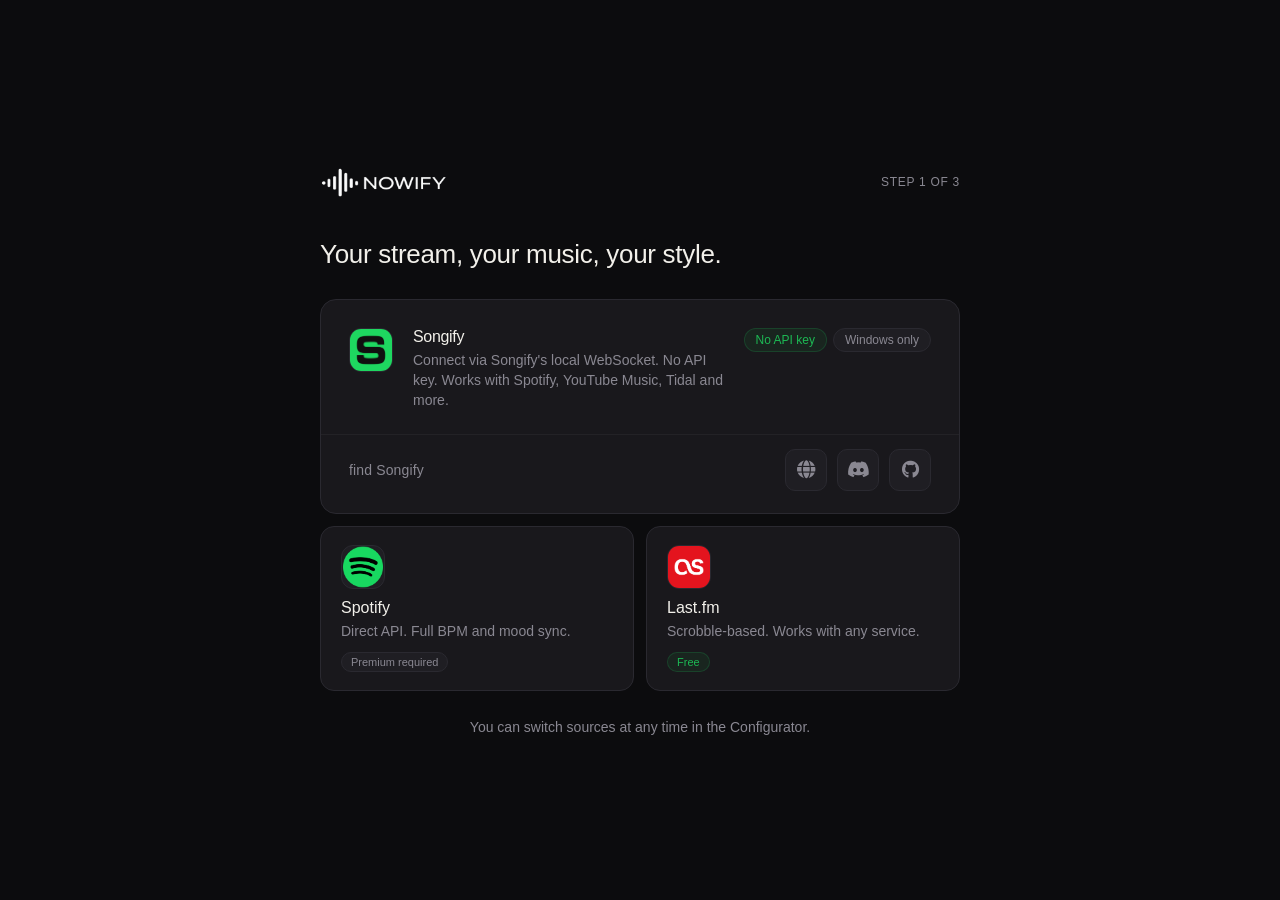
<file: index.html>
<!-- Copyright (c) 2026 KelvinPH. All rights reserved. https://github.com/KelvinPH/Nowify -->
<!-- Landing/redirect page for Nowify -->
<!doctype html>
<html lang="en">
<head>
  <meta charset="UTF-8" />
  <meta name="viewport" content="width=device-width, initial-scale=1.0" />
  <title>Nowify - Redirecting</title>
  <link rel="stylesheet" href="src/styles/base.css" />
  <meta http-equiv="refresh" content="0; url=config.html" />
</head>
<body>
  <script>
    window.location.replace("config.html");
  </script>
</body>
</html>
</file>
<file: src/styles/base.css>
/* Copyright (c) 2026 KelvinPH. All rights reserved. https://github.com/KelvinPH/Nowify */

/* Shared reset and theme custom properties. */

button,
input[type="button"],
input[type="submit"],
input[type="reset"] {
  font-family: inherit;
}

.nowify-attribution {
  position: fixed;
  left: 50%;
  bottom: 12px;
  transform: translateX(-50%);
  z-index: 9999;
  font-size: 10px;
  line-height: 1;
  letter-spacing: 0.02em;
  color: rgba(230, 233, 238, 0.62);
  text-decoration: none;
  background: rgba(10, 12, 16, 0.82);
  border: 0.5px solid rgba(255, 255, 255, 0.18);
  border-radius: 999px;
  padding: 5px 9px;
  backdrop-filter: blur(8px);
  -webkit-backdrop-filter: blur(8px);
  white-space: nowrap;
  max-width: calc(100vw - 24px);
  overflow: hidden;
  text-overflow: ellipsis;
}

.nowify-attribution:hover {
  color: rgba(243, 245, 248, 0.9);
  border-color: rgba(255, 255, 255, 0.32);
  background: rgba(14, 16, 22, 0.9);
}
</file>
<file: src/styles/config.css>
/* Copyright (c) 2026 KelvinPH. All rights reserved. https://github.com/KelvinPH/Nowify */

:root {
  --cfg-bg: #0c0c0e;
  --cfg-surface: #19181c;
  --cfg-surface-raised: #1f1e23;
  --cfg-border: #232226;
  --cfg-border-strong: #2a2930;
  --cfg-text: #f2f0ea;
  --cfg-text-secondary: #c9c7cf;
  --cfg-text-muted: #8a8892;
  --cfg-accent: #e4e2dc;
  --cfg-accent-ink: #121214;
  --cfg-success: #3ec27a;
  --cfg-danger: #d4655a;
  --cfg-radius-sm: 6px;
  --cfg-radius: 8px;
  --cfg-radius-lg: 12px;
  --cfg-font-mono: ui-monospace, "SF Mono", "JetBrains Mono", monospace;
  --cfg-toggle-off: rgba(255, 255, 255, 0.14);
  /* Legacy aliases used across configurator + custom editor */
  --cfg-surface2: var(--cfg-surface-raised);
  --cfg-muted: var(--cfg-text-muted);
  --cfg-border2: var(--cfg-border-strong);
}

* { box-sizing: border-box; margin: 0; padding: 0; }

body {
  background: var(--cfg-bg);
  color: var(--cfg-text);
  font-family: -apple-system, "SF Pro Display", "Helvetica Neue", Arial, sans-serif;
}

:where(
  button,
  a,
  input,
  select,
  textarea,
  [tabindex]:not([tabindex="-1"])
):focus-visible {
  outline: 2px solid var(--cfg-accent);
  outline-offset: 2px;
}

#cfg-shell { height: 100vh; display: flex; flex-direction: column; position: relative; }

.cfg-toast {
  position: fixed;
  bottom: 52px;
  left: 50%;
  z-index: 80;
  max-width: min(380px, calc(100vw - 32px));
  padding: 10px 16px;
  font-size: 13px;
  font-weight: 500;
  line-height: 1.35;
  color: var(--cfg-text);
  text-align: center;
  background: var(--cfg-surface2);
  border: 0.5px solid var(--cfg-border2);
  border-radius: var(--cfg-radius);
  box-shadow: 0 12px 40px rgba(0, 0, 0, 0.45);
  transform: translateX(-50%) translateY(12px);
  opacity: 0;
  pointer-events: none;
  transition: opacity 0.2s ease, transform 0.22s ease;
}

.cfg-toast.cfg-toast-visible {
  opacity: 1;
  transform: translateX(-50%) translateY(0);
}

#cfg-header {
  min-height: 56px;
  display: flex;
  align-items: center;
  gap: 20px;
  padding: 10px 18px;
  background: color-mix(in srgb, var(--cfg-surface) 92%, transparent);
  backdrop-filter: blur(16px);
  -webkit-backdrop-filter: blur(16px);
  border-bottom: 1px solid var(--cfg-border);
  position: sticky;
  top: 0;
  z-index: 10;
}

.cfg-header-brand {
  display: flex;
  align-items: center;
  gap: 10px;
  flex-shrink: 0;
  min-width: 0;
}

.cfg-header-product {
  font-size: 12px;
  font-weight: 500;
  letter-spacing: 0.02em;
  color: var(--cfg-text-muted);
}

.cfg-logo {
  height: 26px;
  width: auto;
  display: block;
  flex-shrink: 0;
}

.cfg-header-nav {
  margin-left: auto;
  display: flex;
  align-items: center;
  justify-content: flex-end;
  gap: 12px;
  flex: 1;
  min-width: 0;
}

.cfg-nav-tools {
  display: inline-flex;
  align-items: center;
  flex-wrap: wrap;
  gap: 2px;
  padding: 3px;
  border-radius: 10px;
  background: var(--cfg-bg);
  border: 1px solid var(--cfg-border);
  flex-shrink: 1;
  min-width: 0;
}

.cfg-nav-actions {
  display: inline-flex;
  align-items: center;
  gap: 6px;
  flex-shrink: 0;
}

.cfg-nav-overflow {
  position: relative;
}

.cfg-nav-overflow-menu {
  position: absolute;
  top: calc(100% + 6px);
  right: 0;
  min-width: 168px;
  padding: 4px;
  border-radius: 10px;
  background: var(--cfg-surface);
  border: 1px solid var(--cfg-border-strong);
  box-shadow: 0 12px 40px rgba(0, 0, 0, 0.45);
  z-index: 20;
}

.cfg-nav-overflow-menu[hidden] {
  display: none;
}

.cfg-nav-overflow-item {
  display: flex;
  align-items: center;
  gap: 8px;
  width: 100%;
  padding: 8px 10px;
  border: none;
  border-radius: 7px;
  background: transparent;
  color: var(--cfg-text-secondary);
  font-size: 12px;
  font-family: inherit;
  text-align: left;
  text-decoration: none;
  cursor: pointer;
  transition: background 0.12s ease, color 0.12s ease;
}

.cfg-nav-overflow-item:hover {
  background: var(--cfg-surface-raised);
  color: var(--cfg-text);
}

.cfg-nav-overflow-item--danger {
  color: var(--cfg-danger);
}

.cfg-nav-overflow-item--danger:hover {
  background: color-mix(in srgb, var(--cfg-danger) 12%, transparent);
  color: #ffb4b4;
}

.cfg-nav-overflow-item i {
  width: 14px;
  text-align: center;
  font-size: 12px;
  opacity: 0.75;
}

/* Header toolbar */
.cfg-nav-btn {
  display: inline-flex;
  align-items: center;
  justify-content: center;
  gap: 6px;
  box-sizing: border-box;
  min-height: 32px;
  min-width: 0;
  padding: 0 12px;
  border-radius: 8px;
  font-size: 12px;
  font-weight: 500;
  font-family: inherit;
  line-height: 1;
  border: 1px solid transparent;
  background: transparent;
  color: var(--cfg-text-secondary);
  cursor: pointer;
  transition: background 0.12s ease, border-color 0.12s ease, color 0.12s ease;
  white-space: nowrap;
  -webkit-tap-highlight-color: transparent;
  text-decoration: none;
}

.cfg-nav-btn:hover {
  background: var(--cfg-surface-raised);
  border-color: var(--cfg-border);
  color: var(--cfg-text);
}

.cfg-nav-tool-btn {
  display: inline-flex;
  align-items: center;
  justify-content: center;
  min-height: 28px;
  padding: 0 11px;
  border: none;
  border-radius: 7px;
  background: transparent;
  color: var(--cfg-text-muted);
  font-size: 12px;
  font-weight: 500;
  font-family: inherit;
  cursor: pointer;
  white-space: nowrap;
  transition: background 0.12s ease, color 0.12s ease;
}

.cfg-nav-tool-btn:hover {
  color: var(--cfg-text);
  background: color-mix(in srgb, var(--cfg-surface-raised) 80%, transparent);
}

.cfg-nav-tool-btn.cfg-active {
  background: var(--cfg-surface-raised);
  color: var(--cfg-text);
  box-shadow: inset 0 0 0 1px var(--cfg-border);
}

.cfg-nav-tool-btn.cfg-active.cfg-nav-tool-btn--demo {
  background: color-mix(in srgb, var(--cfg-accent) 16%, var(--cfg-bg));
  color: var(--cfg-accent);
  box-shadow: inset 0 0 0 1px color-mix(in srgb, var(--cfg-accent) 35%, transparent);
}

.cfg-nav-btn--primary,
.cfg-nav-btn--accent {
  background: var(--cfg-accent);
  border-color: var(--cfg-accent);
  color: var(--cfg-accent-ink);
  font-weight: 600;
  padding: 0 14px;
}

.cfg-nav-btn--primary:hover,
.cfg-nav-btn--accent:hover {
  background: color-mix(in srgb, var(--cfg-accent) 90%, #ffffff);
  border-color: color-mix(in srgb, var(--cfg-accent) 90%, #ffffff);
  color: var(--cfg-accent-ink);
}

.cfg-nav-btn--ghost {
  background: transparent;
  border-color: var(--cfg-border);
  color: var(--cfg-text-secondary);
}

.cfg-nav-btn--ghost:hover {
  background: var(--cfg-surface-raised);
  border-color: var(--cfg-border-strong);
  color: var(--cfg-text);
}

.cfg-nav-btn--secondary {
  background: transparent;
  border-color: var(--cfg-border-strong);
  color: var(--cfg-text-secondary);
}

.cfg-nav-btn--secondary:hover {
  background: var(--cfg-surface-raised);
  border-color: var(--cfg-border-strong);
  color: var(--cfg-text);
}

.cfg-nav-btn--icon {
  width: 32px;
  height: 32px;
  min-height: 32px;
  padding: 0;
  border-color: var(--cfg-border);
  color: var(--cfg-text-muted);
  font-size: 13px;
}

.cfg-nav-btn--icon:hover {
  color: var(--cfg-text);
  border-color: var(--cfg-border-strong);
}

.cfg-nav-btn--danger {
  color: var(--cfg-danger);
  border-color: transparent;
  background: transparent;
}

.cfg-nav-btn--danger:hover {
  color: #ffb4b4;
  background: color-mix(in srgb, var(--cfg-danger) 14%, transparent);
  border-color: color-mix(in srgb, var(--cfg-danger) 35%, transparent);
}

.cfg-nav-btn--link {
  text-decoration: none;
}

.cfg-nav-btn--link:link,
.cfg-nav-btn--link:visited {
  color: inherit;
}

.cfg-nav-btn span {
  line-height: 1.2;
}

.cfg-nav-btn--icon span,
.cfg-nav-tool-btn span {
  /* icon-only buttons use aria-label */
}

@media (max-width: 900px) {
  #cfg-header {
    flex-wrap: wrap;
    gap: 10px;
    padding: 10px 12px;
  }

  .cfg-header-nav {
    width: 100%;
    flex-wrap: wrap;
    justify-content: space-between;
  }

  .cfg-nav-actions .cfg-nav-btn--ghost span {
    display: none;
  }

  .cfg-nav-actions .cfg-nav-btn--ghost {
    width: 32px;
    padding: 0;
  }

  #cfg-body {
    flex-direction: column;
    overflow: auto;
  }

  #cfg-sidebar {
    width: 100%;
    max-height: 45vh;
    border-right: none;
    border-bottom: 1px solid var(--cfg-border);
  }

  #cfg-preview {
    min-height: 320px;
  }

  #cfg-iframe {
    width: min(900px, calc(100vw - 32px));
    height: min(360px, 42vh);
  }
}

@media (max-width: 720px) {
  .cfg-nav-tools {
    order: 2;
    width: 100%;
    justify-content: center;
  }

  .cfg-nav-actions {
    order: 1;
    margin-left: auto;
  }

  .cfg-header-nav {
    width: 100%;
    margin-left: 0;
    justify-content: stretch;
  }

  .cfg-nav-actions {
    justify-content: flex-start;
  }
}

.cfg-btn {
  background: var(--cfg-surface);
  border: 0.5px solid var(--cfg-border2);
  color: var(--cfg-text); padding: 7px 14px;
  border-radius: 8px; font-size: 13px; cursor: pointer;
  transition: all 0.15s; white-space: nowrap;
}
.cfg-btn-link {
  display: inline-flex;
  align-items: center;
  text-decoration: none;
}
.cfg-btn:hover { background: var(--cfg-surface2); border-color: rgba(255, 255, 255, 0.28); }

.cfg-btn-primary {
  background: var(--cfg-accent);
  border-color: var(--cfg-accent);
  color: var(--cfg-accent-ink);
  font-weight: 600;
}
/* Must override .cfg-btn:hover (dark fill); keep accent fill + ink label */
.cfg-btn-primary:hover {
  background: color-mix(in srgb, var(--cfg-accent) 90%, #ffffff);
  border-color: color-mix(in srgb, var(--cfg-accent) 90%, #ffffff);
  color: var(--cfg-accent-ink);
  opacity: 1;
}

.cfg-btn-secondary {
  background: rgba(100, 140, 255, 0.12);
  border-color: rgba(120, 160, 255, 0.35);
  color: #e8ecff;
}
.cfg-btn-secondary:hover {
  background: rgba(100, 140, 255, 0.2);
  border-color: rgba(140, 180, 255, 0.5);
}

.cfg-btn-ghost {
  background: transparent;
  border-color: var(--cfg-border2);
  color: var(--cfg-muted);
}
.cfg-btn-ghost:hover {
  color: var(--cfg-text);
  background: var(--cfg-surface);
}

.cfg-btn-danger-ghost {
  color: rgba(255, 140, 140, 0.85);
  border-color: rgba(255, 100, 100, 0.2);
}
.cfg-btn-danger-ghost:hover {
  color: #ffb4b4;
  background: rgba(255, 80, 80, 0.08);
  border-color: rgba(255, 120, 120, 0.35);
}

#cfg-body { flex: 1; display: flex; overflow: hidden; }

#cfg-sidebar {
  width: 320px;
  flex-shrink: 0;
  overflow-y: auto;
  background: var(--cfg-surface);
  border-right: 1px solid var(--cfg-border);
  scrollbar-width: none;
  padding: 0 0 12px;
  position: relative;
  z-index: 4;
  contain: layout paint;
}
#cfg-sidebar::-webkit-scrollbar { display: none; }

.cfg-sidebar-search {
  position: sticky;
  top: 0;
  z-index: 2;
  padding: 10px 12px;
  background: var(--cfg-surface);
  border-bottom: 1px solid var(--cfg-border);
}

.cfg-sidebar-search-wrap {
  position: relative;
  display: flex;
  align-items: center;
}

#cfg-sidebar-filter {
  width: 100%;
  background: var(--cfg-bg);
  border: 1px solid var(--cfg-border);
  color: var(--cfg-text);
  padding: 8px 32px 8px 10px;
  border-radius: var(--cfg-radius);
  font-size: 12px;
  outline: none;
  transition: border-color 0.15s;
}

#cfg-sidebar-filter::placeholder {
  color: var(--cfg-text-muted);
}

#cfg-sidebar-filter:focus {
  border-color: var(--cfg-accent);
}

.cfg-sidebar-search-kbd {
  position: absolute;
  right: 8px;
  font-size: 10px;
  font-family: var(--cfg-font-mono);
  color: var(--cfg-text-muted);
  background: var(--cfg-surface-raised);
  border: 1px solid var(--cfg-border);
  border-radius: 4px;
  padding: 1px 5px;
  pointer-events: none;
  line-height: 1.4;
}

.cfg-filter-hidden {
  display: none !important;
}

.cfg-section-block.cfg-filter-no-match {
  display: none;
}

#cfg-preview {
  flex: 1;
  display: flex;
  flex-direction: column;
  background: var(--cfg-bg);
  position: relative;
  z-index: 1;
  overflow: hidden;
  min-height: 0;
}

/* Primary detailed overlay preview */
.cfg-preview-primary {
  flex: 1;
  display: flex;
  flex-direction: column;
  min-height: 0;
  overflow: hidden;
}

.cfg-preview-panel-head {
  display: flex;
  align-items: center;
  justify-content: space-between;
  padding: 10px 14px 0;
  flex-shrink: 0;
}

.cfg-preview-panel-label {
  font-size: 10px;
  font-weight: 600;
  letter-spacing: 0.08em;
  text-transform: uppercase;
  color: var(--cfg-text-muted);
}

#cfg-preview-frame-wrap {
  flex: 1;
  display: flex;
  align-items: center;
  justify-content: center;
  padding: 40px;
  position: relative;
  min-height: 0;
  overflow: hidden;
}

#cfg-iframe {
  width: 900px;
  height: 360px;
  border: none;
  background: transparent;
  border-radius: 0;
  position: relative;
  z-index: 1;
  box-shadow: none;
  flex-shrink: 0;
  overflow: hidden;
  display: block;
}

#cfg-preview-bar {
  min-height: 40px;
  border-top: 1px solid var(--cfg-border);
  padding: 8px 10px;
  display: flex;
  align-items: center;
  gap: 8px;
  flex-shrink: 0;
  background: var(--cfg-bg);
  position: sticky;
  bottom: 0;
  z-index: 3;
}

.cfg-preview-url-wrap {
  flex: 1;
  min-width: 0;
  display: flex;
  align-items: center;
  gap: 8px;
  padding: 6px 10px;
  border-radius: 8px;
  background: var(--cfg-surface);
  border: 1px solid var(--cfg-border);
}

.cfg-preview-url-text,
#cfg-url-display {
  font-size: 11px;
  color: var(--cfg-text-muted);
  font-family: var(--cfg-font-mono);
  overflow: hidden;
  text-overflow: ellipsis;
  white-space: nowrap;
  flex: 1;
  min-width: 0;
}

.cfg-preview-copy-btn {
  display: inline-flex;
  align-items: center;
  justify-content: center;
  width: 32px;
  height: 32px;
  flex-shrink: 0;
  border-radius: 8px;
  border: 1px solid var(--cfg-border);
  background: var(--cfg-surface);
  color: var(--cfg-text-muted);
  cursor: pointer;
  transition: color 0.12s, border-color 0.12s, background 0.12s;
}

.cfg-preview-copy-btn:hover {
  color: var(--cfg-text);
  border-color: var(--cfg-border-strong);
  background: var(--cfg-surface-raised);
}

.cfg-source-status-wrap {
  display: inline-flex;
  align-items: center;
  gap: 5px;
  flex-shrink: 0;
  padding-right: 8px;
  margin-right: 4px;
  border-right: 1px solid var(--cfg-border);
}

.cfg-source-status {
  width: 7px;
  height: 7px;
  border-radius: 50%;
  flex-shrink: 0;
}

.cfg-source-status--live {
  background: var(--cfg-success);
}

.cfg-source-status--stale {
  background: #facc15;
}

.cfg-source-status--reconnecting {
  background: var(--cfg-accent);
  animation: cfg-source-pulse 1.4s ease-in-out infinite;
}

.cfg-source-status-label {
  font-size: 10px;
  font-weight: 600;
  color: var(--cfg-text-secondary);
  letter-spacing: 0.04em;
  text-transform: uppercase;
}

#cfg-shell ~ .nowify-attribution {
  left: auto;
  right: 12px;
  bottom: 52px;
  transform: none;
  padding: 4px 8px;
  font-size: 9px;
  opacity: 0.42;
  z-index: 2;
}

#cfg-shell ~ .nowify-attribution:hover {
  opacity: 0.8;
}

@keyframes cfg-source-pulse {
  0%, 100% { opacity: 1; }
  50% { opacity: 0.45; }
}

.cfg-intro { padding: 20px 16px; display: flex; flex-direction: column; gap: 16px; }
.cfg-intro-step { display: flex; gap: 12px; align-items: flex-start; }
.cfg-step-num {
  width: 22px; height: 22px; border-radius: 50%;
  background: var(--cfg-surface2); color: var(--cfg-text);
  border: 0.5px solid var(--cfg-border2);
  font-size: 12px; font-weight: 700;
  display: flex; align-items: center; justify-content: center;
  flex-shrink: 0; margin-top: 1px;
}
.cfg-step-title { font-size: 13px; font-weight: 500; color: var(--cfg-text); margin-bottom: 4px; }
.cfg-step-body { font-size: 12px; color: var(--cfg-muted); line-height: 1.5; }
.cfg-link { color: #d8dde6; text-decoration: none; }
.cfg-link:hover { text-decoration: underline; }
.cfg-copy-box {
  margin-top: 6px; padding: 6px 10px;
  background: var(--cfg-bg); border: 0.5px solid var(--cfg-border2);
  border-radius: 6px; font-size: 10px; font-family: monospace;
  color: #d7dce5; word-break: break-all; cursor: pointer;
  user-select: all;
}

/* Collapsible sidebar sections */
.cfg-section-block {
  border-bottom: 1px solid var(--cfg-border);
}

.cfg-section-block:last-child {
  border-bottom: none;
}

.cfg-section-header {
  width: 100%;
  height: 40px;
  display: flex;
  align-items: center;
  justify-content: space-between;
  gap: 10px;
  padding: 0 12px;
  background: none;
  border: none;
  cursor: pointer;
  color: var(--cfg-text);
  font-size: 13px;
  font-weight: 500;
  transition: background 0.1s;
  text-align: left;
}

.cfg-section-header:hover {
  background: var(--cfg-surface-raised);
}

.cfg-section-header-left {
  display: inline-flex;
  align-items: center;
  gap: 8px;
  min-width: 0;
}

.cfg-section-header-icon {
  width: 16px;
  text-align: center;
  font-size: 13px;
  color: var(--cfg-text-muted);
  flex-shrink: 0;
}

.cfg-section-header-label {
  font-size: 13px;
  font-weight: 500;
  color: var(--cfg-text);
}

.cfg-section-header-chevron {
  font-size: 12px;
  color: var(--cfg-text-muted);
  transition: transform 0.2s;
  line-height: 1;
  flex-shrink: 0;
}

.cfg-section-open .cfg-section-header-chevron {
  transform: rotate(90deg);
}

.cfg-section-body {
  display: none;
  flex-direction: column;
  padding: 4px 12px 12px;
  gap: 8px;
}

.cfg-section-open .cfg-section-body {
  display: flex;
}

.cfg-section-empty {
  display: flex;
  flex-direction: column;
  align-items: center;
  gap: 8px;
  padding: 16px 8px;
  color: var(--cfg-text-muted);
  font-size: 12px;
  text-align: center;
}

.cfg-row {
  display: flex;
  align-items: center;
  justify-content: space-between;
  gap: 12px;
}

.cfg-row-label {
  font-size: 12px;
  color: var(--cfg-text);
  flex-shrink: 0;
}

.cfg-input-inline {
  width: 80px;
  background: var(--cfg-bg);
  border: 0.5px solid var(--cfg-border2);
  color: var(--cfg-text);
  padding: 6px 10px;
  border-radius: 8px;
  font-size: 13px;
  outline: none;
  text-align: right;
}

.cfg-input-inline:focus {
  border-color: var(--cfg-accent);
}

.cfg-cmd-list {
  display: flex;
  align-items: center;
  gap: 8px;
  flex-wrap: wrap;
  font-size: 12px;
  color: var(--cfg-muted);
  padding: 6px 0;
}

.cfg-cmd-list .cfg-cmd {
  font-family: monospace;
  font-size: 11px;
  color: var(--cfg-accent);
  background: rgba(29,185,84,0.08);
  padding: 2px 7px;
  border-radius: 4px;
}

.cfg-link-small {
  font-size: 11px;
  color: var(--cfg-accent);
  text-decoration: none;
}

.cfg-link-small:hover {
  text-decoration: underline;
}

.cfg-badge-green {
  font-size: 11px;
  font-weight: 500;
  color: #30d158;
  padding: 2px 8px;
  background: rgba(48,209,88,0.08);
  border: 0.5px solid rgba(48,209,88,0.2);
  border-radius: 20px;
  display: inline-block;
}

.cfg-section-sep {
  height: 0.5px;
  background: var(--cfg-border);
  margin: 4px 0;
}

.cfg-visual-sub {
  padding: 8px 0 4px 0;
  display: flex;
  flex-direction: column;
  gap: 8px;
  border-top: 0.5px solid var(--cfg-border);
  margin-top: 4px;
}

.cfg-toggle-row-compact {
  padding: 6px 0;
}

.cfg-toggle-row-compact .cfg-toggle-desc {
  font-size: 11px;
}

.cfg-layout-hint-short {
  min-height: auto;
  line-height: 1.35;
}

.cfg-btn-group-wrap {
  flex-wrap: wrap;
}

.cfg-slider-row-tight {
  margin-bottom: 0;
}

.cfg-disconnect-row {
  display: flex;
  justify-content: flex-end;
}

.cfg-open-custom-editor {
  width: 100%;
  margin-top: 4px;
}

.cfg-tip-floater {
  position: fixed;
  z-index: 9999;
  max-width: 268px;
  padding: 8px 11px;
  font-size: 12px;
  line-height: 1.45;
  color: var(--cfg-text);
  background: var(--cfg-surface);
  border: 0.5px solid var(--cfg-border2);
  border-radius: 8px;
  box-shadow: 0 10px 32px rgba(0, 0, 0, 0.5);
  pointer-events: none;
  opacity: 0;
  transition: opacity 0.14s ease-out;
}

.cfg-tip-floater.cfg-tip-visible {
  opacity: 1;
}

.cfg-input {
  width: 100%; background: var(--cfg-bg);
  border: 0.5px solid var(--cfg-border2);
  color: var(--cfg-text); padding: 9px 12px;
  border-radius: 8px; font-size: 13px; outline: none;
  transition: border-color 0.15s;
}
.cfg-input:focus { border-color: var(--cfg-accent); }
.cfg-input-sm { margin-bottom: 8px; }

.cfg-layout-grid {
  display: grid;
  grid-template-columns: repeat(3, minmax(0, 1fr));
  gap: 8px;
}

.cfg-layout-btn,
.cfg-theme-btn {
  display: flex;
  flex-direction: column;
  align-items: center;
  justify-content: center;
  gap: 8px;
  min-height: 72px;
  padding: 10px 6px;
  background: var(--cfg-bg);
  border: 1px solid var(--cfg-border);
  border-left: 2px solid transparent;
  border-radius: var(--cfg-radius);
  color: var(--cfg-text-muted);
  font-size: 11px;
  cursor: pointer;
  transition: border-color 0.12s, background 0.12s, color 0.12s;
}

.cfg-layout-btn:hover,
.cfg-theme-btn:hover {
  border-color: var(--cfg-border-strong);
  color: var(--cfg-text);
}

.cfg-layout-btn.cfg-active,
.cfg-theme-btn.cfg-active {
  border-left-color: var(--cfg-accent);
  border-color: var(--cfg-border);
  color: var(--cfg-text);
  background: color-mix(in srgb, var(--cfg-accent) 10%, var(--cfg-bg));
}

.cfg-layout-icon {
  width: 40px;
  height: 24px;
  border-radius: var(--cfg-radius-sm);
  background: var(--cfg-surface-raised);
  position: relative;
  overflow: hidden;
}
.cfg-layout-icon::after {
  content: ''; position: absolute;
  background: rgba(255,255,255,0.3); border-radius: 2px;
}
.cfg-layout-icon-glasscard::after { top: 4px; left: 4px; bottom: 4px; width: 14px; border-radius: 2px; }
.cfg-layout-icon-pill::after { top: 8px; left: 8px; right: 8px; height: 8px; border-radius: 4px; }
.cfg-layout-icon-island::after { top: 4px; left: 10px; right: 10px; bottom: 4px; border-radius: 3px; }
.cfg-layout-icon-strip::after { top: 10px; left: 4px; right: 4px; height: 4px; border-radius: 2px; }
.cfg-layout-icon-albumfocus::after { top: 3px; left: 12px; right: 12px; height: 18px; border-radius: 3px; }
.cfg-layout-icon-sidebar::after { top: 3px; left: 3px; right: 3px; height: 10px; border-radius: 2px; }
.cfg-layout-icon-custom::after {
  inset: 3px;
  border-radius: 3px;
  background: repeating-linear-gradient(
    45deg,
    rgba(255,255,255,0.15) 0px,
    rgba(255,255,255,0.15) 2px,
    transparent 2px,
    transparent 6px
  );
}
.cfg-layout-btn-custom.cfg-active {
  border-left-color: var(--cfg-accent);
  color: var(--cfg-text);
  background: color-mix(in srgb, var(--cfg-accent) 10%, var(--cfg-bg));
}

.cfg-layout-hint {
  margin-top: 8px;
  font-size: 12px;
  color: var(--cfg-text-muted);
  line-height: 1.5;
  min-height: 18px;
}

.cfg-layout-unique-btn {
  margin-top: 8px;
  width: 100%;
  height: 30px;
  border-radius: 8px;
  border: 0.5px solid rgba(48, 209, 88, 0.34);
  background: rgba(48, 209, 88, 0.08);
  color: #c8f7d8;
  font-size: 11px;
  font-weight: 600;
  letter-spacing: 0.04em;
  text-transform: uppercase;
  cursor: pointer;
  transition: background 0.12s ease, border-color 0.12s ease, color 0.12s ease;
}

.cfg-layout-unique-btn:hover {
  background: rgba(48, 209, 88, 0.14);
  border-color: rgba(48, 209, 88, 0.5);
  color: #e6fff0;
}

.cfg-theme-grid {
  display: grid;
  grid-template-columns: repeat(3, minmax(0, 1fr));
  gap: 8px;
}

.cfg-theme-dot {
  width: 18px;
  height: 18px;
  border-radius: 50%;
  flex-shrink: 0;
  border: 1px solid var(--cfg-border-strong);
}
.cfg-theme-dot-obsidian  { background: #ffffff; }
.cfg-theme-dot-midnight  { background: #58a6ff; }
.cfg-theme-dot-aurora    { background: #bf5af2; }
.cfg-theme-dot-forest    { background: #30d158; }
.cfg-theme-dot-amber     { background: #ff9f0a; }
.cfg-theme-dot-glass     { background: rgba(255,255,255,0.2); }

.cfg-toggle-row {
  display: flex; align-items: center; justify-content: space-between;
  padding: 9px 0; border-bottom: 0.5px solid var(--cfg-border);
  cursor: pointer;
}
.cfg-toggle-row:last-child { border-bottom: none; }
.cfg-toggle-label-wrap { display: flex; flex-direction: column; gap: 2px; }
.cfg-toggle-label { font-size: 13px; color: var(--cfg-text); }
.cfg-toggle-desc { font-size: 11px; color: var(--cfg-muted); }
.cfg-toggle { position: relative; width: 36px; height: 20px; flex-shrink: 0; }
.cfg-toggle input { opacity: 0; width: 0; height: 0; position: absolute; }
.cfg-toggle-track {
  display: block; width: 36px; height: 20px;
  background: var(--cfg-toggle-off);
  border-radius: 10px;
  box-shadow: inset 0 0 0 0.5px rgba(255, 255, 255, 0.08);
  cursor: pointer; transition: background 0.2s;
}
.cfg-toggle input:checked + .cfg-toggle-track { background: var(--cfg-accent); }
.cfg-toggle-thumb {
  position: absolute; top: 3px; left: 3px;
  width: 14px; height: 14px; border-radius: 50%;
  background: #fff;
  box-shadow: 0 1px 2px rgba(0, 0, 0, 0.35);
  transition: transform 0.2s; pointer-events: none;
}
.cfg-toggle input:checked ~ .cfg-toggle-thumb { transform: translateX(16px); }

.cfg-hint { font-size: 11px; color: var(--cfg-muted); margin-top: 6px; line-height: 1.5; }

.cfg-disconnect-btn {
  font-size: 11px;
  color: rgba(255,80,80,0.8);
  background: none;
  border: 0.5px solid rgba(255,80,80,0.3);
  border-radius: 6px;
  padding: 3px 8px;
  cursor: pointer;
  transition: all 0.15s;
}
.cfg-disconnect-btn:hover {
  background: rgba(255,80,80,0.1);
  border-color: rgba(255,80,80,0.6);
}

.cfg-presets-modal {
  position: fixed;
  inset: 0;
  background: rgba(0, 0, 0, 0.6);
  display: flex;
  align-items: center;
  justify-content: center;
  z-index: 50;
}

.cfg-presets-dialog {
  width: min(900px, calc(100vw - 32px));
  max-height: calc(100vh - 80px);
  overflow: auto;
  background: var(--cfg-surface);
  border: 0.5px solid var(--cfg-border2);
  border-radius: 12px;
  padding: 16px;
}

.cfg-presets-header {
  display: flex;
  align-items: center;
  justify-content: space-between;
  margin-bottom: 12px;
}

.cfg-presets-title {
  font-size: 16px;
  font-weight: 600;
}

.cfg-presets-section-label {
  font-size: 11px;
  color: var(--cfg-muted);
  text-transform: uppercase;
  letter-spacing: 0.06em;
  margin: 10px 0 8px;
}

.cfg-presets-list {
  display: flex;
  flex-direction: column;
  gap: 8px;
}

.cfg-preset-grid {
  display: grid;
  grid-template-columns: repeat(2, minmax(0, 1fr));
  gap: 8px;
  margin-bottom: 6px;
}

.cfg-preset-btn {
  text-align: left;
  background: var(--cfg-bg);
  border: 0.5px solid var(--cfg-border2);
  border-radius: 8px;
  color: var(--cfg-text);
  padding: 10px 12px;
  cursor: pointer;
  display: flex;
  flex-direction: column;
  gap: 3px;
}

.cfg-preset-btn:hover {
  border-color: rgba(255, 255, 255, 0.28);
  background: var(--cfg-surface2);
}

.cfg-preset-name {
  font-size: 12px;
  font-weight: 600;
  display: inline-flex;
  align-items: center;
  gap: 4px;
  line-height: 1.2;
}

.cfg-preset-desc {
  font-size: 11px;
  color: var(--cfg-muted);
  line-height: 1.4;
}

.cfg-preset-btn[data-preset="vinyl"] .cfg-preset-name::before {
  content: "⬤ ";
  font-size: 8px;
  color: #8B4513;
  vertical-align: middle;
}

.cfg-preset-btn[data-preset="terminal"] .cfg-preset-name::before {
  content: "⬤ ";
  font-size: 8px;
  color: #30d158;
  vertical-align: middle;
}

.cfg-preset-btn[data-preset="cassette"] .cfg-preset-name::before,
.cfg-preset-btn[data-preset="cassette-mix"] .cfg-preset-name::before {
  content: "⬤ ";
  font-size: 8px;
  color: #d4a15a;
  vertical-align: middle;
}

.cfg-preset-btn[data-preset="gameboy"] .cfg-preset-name::before {
  content: "⬤ ";
  font-size: 8px;
  color: #8bac0f;
  vertical-align: middle;
  display: inline-block;
  line-height: 1;
}

.cfg-preset-btn[data-preset="hud"] .cfg-preset-name::before {
  content: "⬤ ";
  font-size: 8px;
  color: #58a6ff;
  vertical-align: middle;
  display: inline-block;
  line-height: 1;
}

.cfg-preset-btn[data-preset="stickynote"] .cfg-preset-name::before {
  content: "⬤ ";
  font-size: 8px;
  color: #ffd60a;
  vertical-align: middle;
  display: inline-block;
  line-height: 1;
}

.cfg-preset-btn[data-preset="spotifycard"] .cfg-preset-name::before {
  content: "⬤ ";
  font-size: 8px;
  color: #1db954;
  vertical-align: middle;
  display: inline-block;
  line-height: 1;
}

.cfg-presets-row {
  display: flex;
  gap: 8px;
}

.cfg-presets-item {
  flex: 1;
  text-align: left;
  background: var(--cfg-bg);
  border: 0.5px solid var(--cfg-border2);
  color: var(--cfg-text);
  border-radius: 8px;
  padding: 10px 12px;
  cursor: pointer;
}

.cfg-presets-delete {
  background: rgba(255, 80, 80, 0.1);
  border: 0.5px solid rgba(255, 80, 80, 0.4);
  color: rgba(255, 120, 120, 0.95);
  border-radius: 8px;
  padding: 0 10px;
  cursor: pointer;
}

.cfg-presets-empty {
  font-size: 12px;
  color: var(--cfg-muted);
  padding: 6px 0 10px;
}

/* Public preset gallery */
.cfg-gallery-host {
  margin-top: 4px;
}

.cfg-gallery-toolbar {
  display: flex;
  align-items: center;
  gap: 10px;
  margin-bottom: 10px;
}

.cfg-gallery-search {
  flex: 1;
  min-width: 0;
  background: var(--cfg-bg);
  border: 0.5px solid var(--cfg-border2);
  border-radius: 8px;
  color: var(--cfg-text);
  font-size: 12px;
  padding: 8px 10px;
}

.cfg-gallery-search:focus {
  outline: none;
  border-color: rgba(255, 255, 255, 0.28);
}

.cfg-gallery-count {
  font-size: 11px;
  color: var(--cfg-muted);
  white-space: nowrap;
}

.cfg-gallery-filters {
  display: flex;
  flex-wrap: wrap;
  gap: 6px;
  margin-bottom: 10px;
}

.cfg-gallery-filter {
  background: var(--cfg-bg);
  border: 0.5px solid var(--cfg-border2);
  border-radius: 999px;
  color: var(--cfg-muted);
  font-size: 11px;
  padding: 4px 10px;
  cursor: pointer;
  transition: all 0.15s;
}

.cfg-gallery-filter:hover {
  border-color: rgba(255, 255, 255, 0.22);
  color: var(--cfg-text);
}

.cfg-gallery-filter--active {
  background: var(--cfg-surface2);
  border-color: rgba(255, 255, 255, 0.3);
  color: var(--cfg-text);
}

.cfg-gallery-active-tag {
  display: flex;
  align-items: center;
  gap: 6px;
  font-size: 11px;
  color: var(--cfg-muted);
  margin-bottom: 8px;
}

.cfg-gallery-grid {
  display: grid;
  grid-template-columns: repeat(auto-fill, minmax(160px, 1fr));
  gap: 10px;
}

.cfg-gallery-card {
  position: relative;
  display: flex;
  flex-direction: column;
  min-width: 0;
}

.cfg-gallery-card-main {
  text-align: left;
  background: var(--cfg-bg);
  border: 0.5px solid var(--cfg-border2);
  border-radius: 10px;
  color: var(--cfg-text);
  padding: 0;
  cursor: pointer;
  overflow: hidden;
  width: 100%;
  transition: border-color 0.15s, background 0.15s;
}

.cfg-gallery-card-main:hover {
  border-color: rgba(255, 255, 255, 0.28);
  background: var(--cfg-surface2);
}

.cfg-gallery-thumb {
  aspect-ratio: 16 / 10;
  padding: 8px;
  box-sizing: border-box;
}

.cfg-gallery-thumb-inner {
  display: flex;
  gap: 6px;
  height: 100%;
  align-items: center;
}

.cfg-gallery-thumb-art {
  flex-shrink: 0;
}

.cfg-gallery-thumb-text {
  flex: 1;
  min-width: 0;
  display: flex;
  flex-direction: column;
  gap: 3px;
}

.cfg-gallery-thumb-title {
  font-size: 9px;
  font-weight: 600;
  line-height: 1.2;
  white-space: nowrap;
  overflow: hidden;
  text-overflow: ellipsis;
}

.cfg-gallery-thumb-artist {
  font-size: 8px;
  line-height: 1.2;
  white-space: nowrap;
  overflow: hidden;
  text-overflow: ellipsis;
}

.cfg-gallery-thumb-progress {
  height: 2px;
  border-radius: 2px;
  margin-top: 2px;
  width: 70%;
}

.cfg-gallery-card-body {
  padding: 8px 10px 10px;
  display: flex;
  flex-direction: column;
  gap: 3px;
}

.cfg-gallery-card-title {
  font-size: 12px;
  font-weight: 600;
  line-height: 1.3;
  white-space: nowrap;
  overflow: hidden;
  text-overflow: ellipsis;
}

.cfg-gallery-card-author {
  font-size: 10px;
  color: var(--cfg-muted);
}

.cfg-gallery-card-category {
  font-size: 10px;
  color: var(--cfg-muted);
  text-transform: uppercase;
  letter-spacing: 0.04em;
}

.cfg-gallery-tags {
  display: flex;
  flex-wrap: wrap;
  gap: 4px;
  margin-top: 4px;
}

.cfg-gallery-tag {
  font-size: 10px;
  background: var(--cfg-surface);
  border: 0.5px solid var(--cfg-border2);
  border-radius: 999px;
  padding: 2px 7px;
  color: var(--cfg-muted);
  cursor: pointer;
}

.cfg-gallery-tag:hover,
.cfg-gallery-tag--active {
  border-color: rgba(255, 255, 255, 0.28);
  color: var(--cfg-text);
}

.cfg-gallery-delete {
  position: absolute;
  top: 6px;
  right: 6px;
  font-size: 10px;
  color: rgba(255, 120, 120, 0.9);
  background: rgba(0, 0, 0, 0.55);
  border: 0.5px solid rgba(255, 80, 80, 0.35);
  border-radius: 6px;
  padding: 2px 6px;
  cursor: pointer;
  opacity: 0;
  transition: opacity 0.15s;
}

.cfg-gallery-card:hover .cfg-gallery-delete {
  opacity: 1;
}

.cfg-publish-dialog {
  max-width: 420px;
}

.cfg-publish-lead {
  font-size: 12px;
  color: var(--cfg-muted);
  line-height: 1.45;
  margin: 0 0 12px;
}

.cfg-publish-label {
  display: block;
  font-size: 11px;
  color: var(--cfg-muted);
  margin: 10px 0 4px;
}

.cfg-publish-input {
  width: 100%;
  box-sizing: border-box;
}

.cfg-publish-preview-label {
  font-size: 11px;
  color: var(--cfg-muted);
  margin: 12px 0 6px;
}

.cfg-publish-preview-wrap {
  border: 0.5px solid var(--cfg-border2);
  border-radius: 10px;
  overflow: hidden;
}

.cfg-publish-preview-wrap .cfg-gallery-thumb {
  aspect-ratio: 16 / 7;
}

.cfg-publish-actions {
  display: flex;
  justify-content: flex-end;
  gap: 8px;
  margin-top: 14px;
}

.cfg-publish-error {
  font-size: 11px;
  color: #ff8080;
  margin: 10px 0 0;
}

.cfg-obs-modal {
  position: fixed;
  inset: 0;
  background: rgba(0, 0, 0, 0.65);
  display: flex;
  align-items: center;
  justify-content: center;
  z-index: 60;
  padding: 20px;
}

.cfg-obs-dialog {
  width: min(440px, 100%);
  background: var(--cfg-surface);
  border: 0.5px solid var(--cfg-border2);
  border-radius: 14px;
  padding: 20px 22px 18px;
  box-shadow: 0 24px 80px rgba(0, 0, 0, 0.45);
  display: flex;
  flex-direction: column;
  gap: 14px;
}

.cfg-obs-header {
  display: flex;
  align-items: flex-start;
  justify-content: space-between;
  gap: 12px;
  margin: 0;
}

.cfg-obs-header-text {
  min-width: 0;
}

.cfg-obs-kicker {
  margin: 0 0 4px;
  font-size: 11px;
  font-weight: 600;
  letter-spacing: 0.04em;
  text-transform: uppercase;
  color: var(--cfg-text-muted);
}

.cfg-obs-title {
  font-size: 18px;
  font-weight: 600;
  line-height: 1.25;
  margin: 0;
}

.cfg-obs-close-btn {
  flex-shrink: 0;
}

.cfg-obs-progress {
  display: flex;
  gap: 6px;
  align-items: center;
}

.cfg-obs-dot {
  width: 8px;
  height: 8px;
  border-radius: 999px;
  background: var(--cfg-border-strong);
}

.cfg-obs-dot-active {
  width: 20px;
  background: var(--cfg-accent);
}

.cfg-obs-dot-done {
  background: color-mix(in srgb, var(--cfg-accent) 55%, var(--cfg-border-strong));
}

.cfg-obs-lead {
  font-size: 14px;
  line-height: 1.5;
  color: var(--cfg-text-secondary);
  margin: 0;
}

.cfg-obs-lead strong {
  color: var(--cfg-text);
  font-weight: 600;
}

.cfg-obs-url-block {
  margin: 0;
}

.cfg-obs-url-row {
  display: flex;
  gap: 8px;
  align-items: stretch;
}

.cfg-obs-url-input {
  flex: 1;
  min-width: 0;
  font-family: var(--cfg-font-mono);
  font-size: 11px;
  padding: 10px 12px;
  border-radius: 8px;
  border: 0.5px solid var(--cfg-border2);
  background: var(--cfg-bg);
  color: var(--cfg-text);
}

.cfg-obs-size-chip {
  display: flex;
  flex-direction: column;
  gap: 4px;
  padding: 12px 14px;
  border-radius: 10px;
  background: var(--cfg-bg);
  border: 0.5px solid var(--cfg-border2);
  font-size: 12px;
  color: var(--cfg-text-muted);
}

.cfg-obs-size-chip strong {
  color: var(--cfg-text);
  font-weight: 600;
  text-transform: capitalize;
}

.cfg-obs-size-value {
  font-family: var(--cfg-font-mono);
  font-size: 16px;
  font-weight: 600;
  color: var(--cfg-text);
  letter-spacing: 0.02em;
}

.cfg-obs-tips {
  border-radius: 10px;
  border: 0.5px solid var(--cfg-border2);
  background: var(--cfg-bg);
  padding: 0;
  overflow: hidden;
}

.cfg-obs-tips summary {
  cursor: pointer;
  list-style: none;
  padding: 10px 14px;
  font-size: 12px;
  font-weight: 600;
  color: var(--cfg-text-secondary);
}

.cfg-obs-tips summary::-webkit-details-marker {
  display: none;
}

.cfg-obs-tips[open] summary {
  border-bottom: 0.5px solid var(--cfg-border2);
  color: var(--cfg-text);
}

.cfg-obs-tips-list {
  margin: 0;
  padding: 10px 14px 12px 28px;
  font-size: 12px;
  line-height: 1.55;
  color: var(--cfg-text-muted);
}

.cfg-obs-tips-list li {
  margin-bottom: 4px;
}

.cfg-obs-tips-list li:last-child {
  margin-bottom: 0;
}

.cfg-obs-tips-list strong {
  color: var(--cfg-text-secondary);
}

.cfg-obs-footer {
  display: flex;
  justify-content: space-between;
  gap: 10px;
  margin-top: 4px;
}

.cfg-obs-footer .cfg-btn:disabled {
  opacity: 0.35;
  cursor: not-allowed;
}

.cfg-source-info {
  font-size: 11px;
  color: var(--cfg-muted);
  line-height: 1.6;
  margin-bottom: 12px;
  padding: 10px 12px;
  background: var(--cfg-bg);
  border-radius: 8px;
  border: 0.5px solid var(--cfg-border2);
}

.cfg-source-active-badge {
  margin-top: 8px;
  padding: 6px 10px;
  background: rgba(210, 215, 224, 0.08);
  border: 0.5px solid rgba(210, 215, 224, 0.22);
  border-radius: 8px;
  font-size: 11px;
  color: rgba(230, 233, 238, 0.9);
}

/* Wizard fullscreen */
#cfg-wizard {
  position: fixed;
  inset: 0;
  background: var(--cfg-bg);
  z-index: 1000;
  display: flex;
  flex-direction: column;
  align-items: center;
  justify-content: center;
  padding: 48px 24px;
  overflow-y: auto;
  --wiz-panel: var(--cfg-surface);
  --wiz-panel-raised: var(--cfg-surface2);
  --wiz-input-fill: #111111;
}

.wiz-container {
  width: 100%;
  max-width: 640px;
  display: flex;
  flex-direction: column;
  gap: 40px;
}

.wiz-top {
  display: flex;
  align-items: center;
  justify-content: space-between;
}

.wiz-wordmark {
  display: flex;
  align-items: center;
}

.wiz-wordmark-img {
  height: 34px;
  width: auto;
  display: block;
}

.wiz-step-text {
  font-size: 12px;
  font-weight: 500;
  color: var(--cfg-muted);
  letter-spacing: 0.06em;
  text-transform: uppercase;
}

.wiz-body {
  width: 100%;
}

.wiz-step-inner {
  width: 100%;
  display: flex;
  flex-direction: column;
  gap: 28px;
}

.wiz-tagline {
  font-size: 26px;
  font-weight: 500;
  color: var(--cfg-text);
  letter-spacing: -0.3px;
  line-height: 1.2;
}

/* Featured Songify card (wrap holds button + external links) */
.wiz-source-featured-wrap {
  width: 100%;
  border: 0.5px solid var(--cfg-border2);
  border-radius: 16px;
  background: var(--wiz-panel);
  overflow: hidden;
  transition: border-color 0.15s ease, background 0.15s ease;
}

.wiz-source-featured-wrap:hover {
  border-color: rgba(255, 255, 255, 0.22);
  background: var(--wiz-panel-raised);
}

.wiz-source-featured {
  width: 100%;
  display: flex;
  align-items: center;
  justify-content: space-between;
  gap: 18px;
  padding: 22px 24px;
  background: var(--wiz-panel);
  border: 0.5px solid var(--cfg-border2);
  border-radius: 14px;
  cursor: pointer;
  text-align: left;
  font-family: inherit;
  transition: all 0.15s;
}

.wiz-source-featured--songify {
  border: none;
  border-radius: 0;
  background: transparent;
  padding: 28px 28px 24px;
  align-items: flex-start;
  gap: 20px;
}

.wiz-source-featured--songify:hover {
  background: rgba(255, 255, 255, 0.04);
}

.wiz-source-small:hover {
  border-color: rgba(255, 255, 255, 0.22);
  background: var(--wiz-panel-raised);
}

.wiz-source-featured-left {
  display: flex;
  align-items: center;
  gap: 16px;
  flex: 1;
  min-width: 0;
}

.wiz-source-featured--songify .wiz-source-featured-left {
  align-items: flex-start;
  gap: 20px;
}

.wiz-source-featured-copy {
  flex: 1;
  min-width: 0;
}

.wiz-source-icon--featured {
  width: 56px;
  height: 56px;
  border-radius: 14px;
}

.wiz-source-name--featured {
  font-size: 22px;
  font-weight: 600;
  margin-bottom: 6px;
  letter-spacing: -0.02em;
}

.wiz-source-desc--featured {
  font-size: 16px;
  line-height: 1.45;
}

.wiz-source-tags--featured {
  flex-direction: row;
  flex-wrap: wrap;
  justify-content: flex-end;
  gap: 8px;
}

.wiz-source-tags--featured .wiz-tag {
  font-size: 12px;
  padding: 4px 11px;
}

.wiz-source-featured-links {
  display: flex;
  flex-wrap: wrap;
  align-items: center;
  gap: 12px 16px;
  padding: 14px 28px 22px;
  border-top: 0.5px solid var(--cfg-border);
}

.wiz-source-featured-links-label {
  font-size: 14px;
  font-weight: 500;
  color: var(--cfg-muted);
  letter-spacing: 0.01em;
}

.wiz-source-featured-links-icons {
  display: flex;
  flex-wrap: wrap;
  align-items: center;
  gap: 10px;
  margin-left: auto;
}

.wiz-featured-external-link {
  display: inline-flex;
  align-items: center;
  justify-content: center;
  width: 42px;
  height: 42px;
  border-radius: 10px;
  font-size: 18px;
  color: var(--cfg-muted);
  text-decoration: none;
  background: var(--wiz-panel-raised);
  border: 0.5px solid var(--cfg-border2);
  transition: color 0.15s ease, background 0.15s ease, border-color 0.15s ease;
}

.wiz-featured-external-link:hover {
  color: var(--cfg-text);
  border-color: rgba(255, 255, 255, 0.22);
  background: rgba(255, 255, 255, 0.06);
}

/* Small source cards row */
.wiz-source-row {
  display: grid;
  grid-template-columns: 1fr 1fr;
  gap: 12px;
  align-items: stretch;
}

.wiz-source-small {
  display: flex;
  flex-direction: column;
  gap: 10px;
  padding: 18px 20px;
  height: 100%;
  background: var(--wiz-panel);
  border: 0.5px solid var(--cfg-border2);
  border-radius: 14px;
  cursor: pointer;
  text-align: left;
  font-family: inherit;
  transition: all 0.15s;
}

.wiz-source-small-main {
  flex: 1;
  min-width: 0;
}

.wiz-sources {
  display: flex;
  flex-direction: column;
  gap: 12px;
}

/* Source icon */
.wiz-source-icon {
  width: 44px;
  height: 44px;
  border-radius: 12px;
  display: flex;
  align-items: center;
  justify-content: center;
  flex-shrink: 0;
  background: var(--wiz-panel-raised);
  border: 0.5px solid var(--cfg-border2);
  overflow: hidden;
}

.wiz-source-logo {
  width: 100%;
  height: 100%;
  object-fit: contain;
  display: block;
}

.wiz-source-name {
  font-size: 16px;
  font-weight: 500;
  color: var(--cfg-text);
  margin-bottom: 4px;
}

.wiz-source-desc {
  font-size: 14px;
  color: var(--cfg-muted);
  line-height: 1.45;
}

.wiz-source-tags {
  display: flex;
  flex-wrap: wrap;
  gap: 6px;
  flex-shrink: 0;
}

.wiz-tag {
  font-size: 11px;
  padding: 3px 9px;
  border-radius: 20px;
  background: var(--wiz-panel-raised);
  color: var(--cfg-muted);
  border: 0.5px solid var(--cfg-border2);
  white-space: nowrap;
}

.wiz-tag-green {
  background: rgba(29, 185, 84, 0.08);
  color: #1db954;
  border-color: rgba(29, 185, 84, 0.2);
}

.wiz-footnote {
  font-size: 14px;
  color: var(--cfg-muted);
  text-align: center;
}

/* Instructions */
.wiz-title {
  font-size: 24px;
  font-weight: 500;
  color: var(--cfg-text);
  letter-spacing: -0.3px;
  margin: 0;
}

.wiz-steps-list {
  display: flex;
  flex-direction: column;
  gap: 24px;
}

.wiz-instruction-step {
  display: flex;
  gap: 16px;
  align-items: flex-start;
}

.wiz-instruction-num {
  width: 26px;
  height: 26px;
  border-radius: 50%;
  background: var(--cfg-accent);
  color: #000;
  font-size: 12px;
  font-weight: 700;
  display: flex;
  align-items: center;
  justify-content: center;
  flex-shrink: 0;
  margin-top: 2px;
}

.wiz-instruction-title {
  font-size: 15px;
  font-weight: 500;
  color: var(--cfg-text);
  margin-bottom: 5px;
}

.wiz-instruction-body {
  font-size: 14px;
  color: var(--cfg-muted);
  line-height: 1.6;
}

.wiz-input {
  width: 100%;
  background: var(--wiz-input-fill);
  border: 0.5px solid var(--cfg-border2);
  color: var(--cfg-text);
  padding: 12px 14px;
  border-radius: 9px;
  font-size: 14px;
  outline: none;
  margin-top: 10px;
  transition: border-color 0.15s;
}

.wiz-input:focus {
  border-color: var(--cfg-accent);
}

.wiz-input-error {
  margin-top: 8px;
  font-size: 12px;
  color: rgba(255, 100, 80, 0.95);
}

.wiz-notice {
  padding: 12px 16px;
  background: rgba(255, 159, 10, 0.05);
  border: 0.5px solid rgba(255, 159, 10, 0.15);
  border-radius: 9px;
  font-size: 13px;
  color: rgba(255, 159, 10, 0.85);
  line-height: 1.6;
}

.wiz-notice-info {
  background: rgba(255, 255, 255, 0.04);
  border-color: rgba(255, 255, 255, 0.12);
  color: var(--cfg-muted);
}

.wiz-link {
  color: var(--cfg-accent);
  text-decoration: none;
}

.wiz-link:hover {
  text-decoration: underline;
}

.wiz-code-block {
  margin-top: 10px;
  padding: 10px 14px;
  background: var(--wiz-panel);
  border: 0.5px solid var(--cfg-border2);
  border-radius: 9px;
  font-family: monospace;
  font-size: 12px;
  color: var(--cfg-accent);
  word-break: break-all;
  user-select: all;
  cursor: copy;
}

.wiz-actions {
  display: flex;
  justify-content: flex-end;
  gap: 10px;
}

.wiz-btn {
  padding: 11px 24px;
  border-radius: 9px;
  font-size: 14px;
  font-weight: 500;
  cursor: pointer;
  transition: all 0.15s;
  border: 0.5px solid var(--cfg-border2);
  background: var(--wiz-panel);
  color: var(--cfg-text);
  font-family: inherit;
}

.wiz-btn:hover {
  background: var(--wiz-panel-raised);
}

.wiz-btn-primary {
  background: var(--cfg-accent);
  border-color: var(--cfg-accent);
  color: #000;
  font-weight: 600;
}

/* Must override .wiz-btn:hover (dark panel); keep accent fill + dark label */
.wiz-btn-primary:hover {
  background: color-mix(in srgb, var(--cfg-accent) 88%, #ffffff);
  border-color: color-mix(in srgb, var(--cfg-accent) 88%, #ffffff);
  color: #0a0c0f;
  opacity: 1;
}

.wiz-btn-ghost {
  background: transparent;
  color: var(--cfg-muted);
}

.wiz-btn-ghost:hover {
  background: var(--wiz-panel);
  color: var(--cfg-text);
}

/* Commands grid */
.wiz-commands-grid {
  display: grid;
  grid-template-columns: 1fr 1fr;
  gap: 8px;
  padding: 12px;
  background: var(--wiz-panel);
  border: 0.5px solid var(--cfg-border2);
  border-radius: 9px;
}

.wiz-command-item {
  display: flex;
  flex-direction: column;
  gap: 3px;
}

.wiz-command-item code {
  font-family: monospace;
  font-size: 13px;
  color: var(--cfg-accent);
  font-weight: 500;
}

.wiz-command-item span {
  font-size: 12px;
  color: var(--cfg-muted);
}

/* Service list for Last.fm */
.wiz-service-list {
  margin-top: 8px;
  display: flex;
  flex-direction: column;
  gap: 5px;
  font-size: 13px;
  color: var(--cfg-muted);
  line-height: 1.5;
  padding-left: 14px;
}

.wiz-done {
  display: flex;
  flex-direction: column;
  align-items: center;
  gap: 20px;
  text-align: center;
  padding: 48px 0;
}

.wiz-done-check {
  width: 56px;
  height: 56px;
  border-radius: 50%;
  background: rgba(29, 185, 84, 0.1);
  border: 0.5px solid rgba(29, 185, 84, 0.25);
  color: var(--cfg-accent);
  font-size: 24px;
  display: flex;
  align-items: center;
  justify-content: center;
}

.wiz-done-title {
  font-size: 26px;
  font-weight: 500;
  color: var(--cfg-text);
  letter-spacing: -0.3px;
}

.wiz-done-sub {
  font-size: 16px;
  color: var(--cfg-muted);
  line-height: 1.6;
  max-width: 420px;
}

.cfg-source-bar {
  padding: 10px 14px;
  margin: 0 12px;
  border-radius: 14px;
  background: rgba(255,255,255,0.02);
  border: 0.5px solid rgba(255,255,255,0.06);
  display: flex;
  flex-direction: column;
  gap: 10px;
}

.cfg-source-bar-header {
  display: flex;
  align-items: center;
  justify-content: space-between;
  gap: 10px;
}

.cfg-source-bar-controls {
  display: flex;
  align-items: center;
  gap: 8px;
  justify-content: space-between;
  flex-wrap: wrap;
}

.cfg-source-label {
  font-size: 12px;
  color: var(--cfg-muted);
}

.cfg-source-pills {
  display: flex;
  gap: 4px;
  flex-wrap: wrap;
}

.cfg-source-pill {
  padding: 6px 11px;
  border-radius: 20px;
  font-size: 11px;
  background: var(--cfg-bg);
  border: 0.5px solid var(--cfg-border2);
  color: var(--cfg-muted);
  cursor: pointer;
  transition: border-color 0.12s, background 0.12s, color 0.12s, transform 0.12s;
}
.cfg-source-pill:hover { border-color: rgba(255,255,255,0.22); color: var(--cfg-text); transform: translateY(-1px); }

.cfg-pill-active {
  background: color-mix(in srgb, var(--cfg-accent) 14%, var(--cfg-bg));
  border-color: color-mix(in srgb, var(--cfg-accent) 45%, var(--cfg-border));
  color: var(--cfg-text);
  font-weight: 500;
}

.cfg-lastfm-notice {
  font-size: 11px;
  color: rgba(255, 159, 10, 0.8);
  padding: 8px 10px;
  background: rgba(255, 159, 10, 0.06);
  border: 0.5px solid rgba(255, 159, 10, 0.15);
  border-radius: 8px;
  line-height: 1.5;
}

.cfg-songify-status {
  font-size: 12px;
  padding: 6px 10px;
  border-radius: 8px;
  background: var(--cfg-bg);
  border: 0.5px solid var(--cfg-border2);
  color: var(--cfg-muted);
  display: flex;
  align-items: center;
  gap: 6px;
  margin-bottom: 10px;
}

.cfg-songify-status::before {
  content: "";
  width: 7px;
  height: 7px;
  border-radius: 50%;
  background: var(--cfg-muted);
  flex-shrink: 0;
}

.cfg-songify-status.cfg-status-connected {
  color: #30d158;
  border-color: rgba(48, 209, 88, 0.2);
}

.cfg-songify-status.cfg-status-connected::before {
  background: #30d158;
}

.cfg-songify-status.cfg-status-error {
  color: rgba(255, 100, 80, 0.9);
  border-color: rgba(255, 100, 80, 0.2);
}

.cfg-songify-status.cfg-status-error::before {
  background: rgba(255, 100, 80, 0.9);
}

.cfg-beta-chip {
  font-size: 10px;
  font-weight: 600;
  letter-spacing: 0.04em;
  color: rgba(255, 170, 110, 0.95);
  background: rgba(255, 130, 60, 0.08);
  border: 0.5px solid rgba(255, 130, 60, 0.28);
  border-radius: 999px;
  padding: 2px 8px;
  white-space: nowrap;
}

.cfg-songify-preview-note {
  margin-top: 10px;
  padding: 8px 10px;
  border-radius: 8px;
  font-size: 11px;
  line-height: 1.5;
  color: var(--cfg-muted);
  background: rgba(255, 255, 255, 0.03);
  border: 0.5px solid var(--cfg-border2);
}

.cfg-songify-preview-note code {
  font-size: 10px;
  color: var(--cfg-text);
}

.cfg-songify-preview-note-warn {
  color: rgba(255, 200, 150, 0.95);
  background: rgba(255, 130, 60, 0.08);
  border-color: rgba(255, 130, 60, 0.25);
}

.cfg-songify-beta-note {
  margin-top: 8px;
  padding: 8px 10px;
  border-radius: 8px;
  font-size: 11px;
  line-height: 1.5;
  color: rgba(255, 170, 110, 0.95);
  background: rgba(255, 130, 60, 0.06);
  border: 0.5px solid rgba(255, 130, 60, 0.2);
}

.cfg-slider-row {
  display: flex;
  align-items: center;
  justify-content: space-between;
  gap: 10px;
  margin-bottom: 10px;
}

.cfg-slider-label {
  font-size: 12px;
  color: var(--cfg-text);
}

.cfg-gear-btn {
  background: transparent;
  border: 0.5px solid var(--cfg-border2);
  color: var(--cfg-muted);
  padding: 7px 10px;
  line-height: 1;
  border-radius: 8px;
  cursor: pointer;
  display: flex;
  align-items: center;
  justify-content: center;
  transition: border-color 0.12s, background 0.12s, color 0.12s, transform 0.12s;
}

.cfg-gear-btn:hover {
  background: rgba(255, 255, 255, 0.04);
  color: var(--cfg-text);
  transform: translateY(-1px);
}

.cfg-btn-group {
  display: flex;
  gap: 6px;
}

.cfg-sm-btn {
  padding: 6px 10px;
  font-size: 11px;
}

.cfg-sm-btn.cfg-active {
  background: var(--cfg-accent);
  border-color: var(--cfg-accent);
  color: var(--cfg-accent-ink);
  font-weight: 600;
}

/* Beats .cfg-btn:hover on segmented controls / tabs */
.cfg-sm-btn.cfg-active:hover {
  background: color-mix(in srgb, var(--cfg-accent) 90%, #ffffff);
  border-color: color-mix(in srgb, var(--cfg-accent) 90%, #ffffff);
  color: var(--cfg-accent-ink);
}

.cfg-sub-label {
  font-size: 11px;
  font-weight: 600;
  letter-spacing: 0.04em;
  color: var(--cfg-muted);
  margin-bottom: 8px;
  text-transform: uppercase;
}

.cfg-anim-hint {
  font-size: 11px;
  color: var(--cfg-muted);
  line-height: 1.5;
  padding: 6px 10px;
  background: var(--cfg-bg);
  border: 0.5px solid var(--cfg-border2);
  border-radius: 8px;
  margin-top: 4px;
  font-style: italic;
}

/* Twitch command permissions (sidebar) */
.cfg-cmd-section-head {
  display: flex;
  align-items: center;
  justify-content: space-between;
  gap: 10px;
  padding: 8px 0 4px;
}

.cfg-cmd-section-label {
  font-size: 11px;
  font-weight: 600;
  letter-spacing: 0.06em;
  text-transform: uppercase;
  color: var(--cfg-muted);
  padding: 8px 0 4px;
}

.cfg-cmd-section-label-text {
  padding: 0;
}

.cfg-cmd-beta-note {
  font-size: 11px;
  line-height: 1.45;
  color: var(--cfg-muted);
  margin: 0 0 10px;
  padding: 0;
}

.cfg-cmd-block {
  border: 0.5px solid var(--cfg-border2);
  border-radius: 8px;
  overflow: hidden;
  margin-bottom: 8px;
}

.cfg-cmd-header {
  display: flex;
  align-items: center;
  justify-content: space-between;
  padding: 9px 12px;
  cursor: pointer;
  background: var(--cfg-bg);
  transition: background 0.15s;
  user-select: none;
}

.cfg-cmd-header:hover {
  background: var(--cfg-surface2);
}

.cfg-cmd-header-left {
  display: flex;
  align-items: center;
  gap: 8px;
}

.cfg-cmd-header-right {
  display: flex;
  align-items: center;
  gap: 8px;
}

.cfg-cmd-name {
  font-size: 12px;
  font-weight: 600;
  font-family: monospace;
  color: var(--cfg-text);
}

.cfg-cmd-chevron {
  font-size: 12px;
  color: var(--cfg-muted);
  transition: transform 0.2s;
}

.cfg-cmd-expanded .cfg-cmd-chevron {
  transform: rotate(90deg);
}

.cfg-cmd-role-badge {
  font-size: 10px;
  padding: 1px 6px;
  border-radius: 10px;
  font-weight: 500;
}

.cfg-role-everyone {
  background: rgba(255, 255, 255, 0.08);
  color: var(--cfg-muted);
}

.cfg-role-subscriber {
  background: rgba(145, 70, 255, 0.12);
  color: #bf5af2;
}

.cfg-role-vip {
  background: rgba(255, 159, 10, 0.12);
  color: #ff9f0a;
}

.cfg-role-moderator {
  background: rgba(0, 173, 3, 0.12);
  color: #30d158;
}

.cfg-role-broadcaster {
  background: rgba(255, 45, 85, 0.12);
  color: #ff2d55;
}

.cfg-cmd-body {
  display: none;
  flex-direction: column;
  gap: 8px;
  padding: 10px 12px;
  border-top: 0.5px solid var(--cfg-border2);
  background: var(--cfg-surface);
}

.cfg-cmd-expanded .cfg-cmd-body {
  display: flex;
}

.cfg-cmd-field-label {
  font-size: 11px;
  color: var(--cfg-muted);
  margin-top: 4px;
}

.cfg-cmd-role-limit-row {
  display: flex;
  align-items: center;
  gap: 8px;
  padding: 2px 0;
}

.cfg-cmd-role-label {
  font-size: 11px;
  color: var(--cfg-muted);
  min-width: 52px;
  flex-shrink: 0;
}

.cfg-cmd-body .cfg-slider-right {
  display: flex;
  align-items: center;
  gap: 8px;
  flex: 1;
  min-width: 0;
  justify-content: flex-end;
}

.cfg-cmd-slider-row {
  margin-bottom: 0;
}

.cfg-val-note {
  font-size: 10px;
  color: var(--cfg-muted);
  margin-left: 3px;
}

.cfg-mini-toggle {
  position: relative;
  width: 28px;
  height: 16px;
  flex-shrink: 0;
}

.cfg-mini-toggle input {
  opacity: 0;
  width: 0;
  height: 0;
  position: absolute;
}

.cfg-mini-track {
  display: block;
  width: 28px;
  height: 16px;
  background: var(--cfg-toggle-off);
  border-radius: 8px;
  box-shadow: inset 0 0 0 0.5px rgba(255, 255, 255, 0.08);
  cursor: pointer;
  transition: background 0.2s;
}

.cfg-mini-toggle input:checked + .cfg-mini-track {
  background: var(--cfg-accent);
}

.cfg-mini-thumb {
  position: absolute;
  top: 2px;
  left: 2px;
  width: 12px;
  height: 12px;
  border-radius: 50%;
  background: #fff;
  box-shadow: 0 1px 2px rgba(0, 0, 0, 0.35);
  transition: transform 0.2s;
  pointer-events: none;
}

.cfg-mini-toggle input:checked ~ .cfg-mini-thumb {
  transform: translateX(12px);
}

/* Queue overlay designer (Songify) — matches collapsible sidebar / cfg-btn language */
body.cfg-queue-mode #cfg-preview {
  padding: 0;
}

body.cfg-queue-mode #cfg-queue-preview-wrap {
  flex: 1;
  display: flex;
  align-items: stretch;
  justify-content: center;
  padding: 16px 20px 12px;
  position: relative;
  z-index: 1;
  min-height: 0;
  overflow: hidden;
}

body.cfg-queue-mode #cfg-queue-iframe {
  width: min(100%, 420px);
  height: 100%;
  min-height: 360px;
  max-height: 72vh;
  border: none;
  border-radius: 16px;
  background: transparent;
  box-shadow: 0 20px 60px rgba(0, 0, 0, 0.45);
}

.cfg-queue-preview-header {
  position: relative;
  z-index: 2;
  display: flex;
  align-items: flex-start;
  justify-content: space-between;
  gap: 12px;
  padding: 14px 20px 0;
  flex-shrink: 0;
}

.cfg-queue-preview-title {
  font-size: 15px;
  font-weight: 600;
  color: var(--cfg-text);
  letter-spacing: -0.02em;
}

.cfg-queue-preview-sub {
  font-size: 12px;
  color: var(--cfg-muted);
  margin-top: 4px;
  line-height: 1.45;
  max-width: 42ch;
}

body.cfg-queue-mode #cfg-preview-bar {
  flex-shrink: 0;
  height: auto;
  min-height: 44px;
  padding: 10px 16px 14px;
  align-items: center;
}

.cfg-url-row {
  display: flex;
  align-items: center;
  gap: 10px;
  width: 100%;
  min-width: 0;
}

.cfg-url-row-label {
  font-size: 10px;
  font-weight: 600;
  letter-spacing: 0.06em;
  text-transform: uppercase;
  color: var(--cfg-muted);
  flex-shrink: 0;
}

.cfg-url-mono,
#cfg-queue-url-display {
  font-size: 11px;
  font-family: var(--cfg-font-mono);
  color: var(--cfg-text-muted);
  overflow: hidden;
  text-overflow: ellipsis;
  white-space: nowrap;
  flex: 1;
  min-width: 0;
  cursor: text;
  user-select: all;
  -webkit-user-select: all;
}

#cfg-sidebar.cfg-queue-sidebar-mode {
  padding-top: 12px;
}

.cfg-queue-tabstrip {
  padding: 0 12px 10px;
  margin: 0;
}

.cfg-queue-tab {
  flex: 1 1 auto;
  min-width: 0;
}

.cfg-queue-tab-panel {
  padding: 0 12px 16px;
  display: flex;
  flex-direction: column;
  gap: 0;
}

.cfg-queue-panel-block {
  padding-bottom: 14px;
  margin-bottom: 12px;
  border-bottom: 0.5px solid var(--cfg-border2);
}

.cfg-queue-panel-block:last-child {
  border-bottom: none;
  margin-bottom: 0;
  padding-bottom: 0;
}

.cfg-queue-source-btns {
  margin-top: 8px;
}

.cfg-queue-theme-grid,
.cfg-queue-layout-grid {
  margin-top: 6px;
}

.cfg-queue-slider-block {
  margin-bottom: 10px;
}

.cfg-queue-slider-block:last-child {
  margin-bottom: 0;
}

.cfg-queue-range {
  width: 100%;
  margin-top: 4px;
  accent-color: var(--cfg-accent);
}

.cfg-queue-select-field {
  margin-top: 12px;
  display: flex;
  flex-direction: column;
  gap: 6px;
}

.cfg-queue-select-label {
  font-size: 11px;
  color: var(--cfg-muted);
  font-weight: 500;
}

.cfg-select-block {
  width: 100%;
  max-width: 100%;
  box-sizing: border-box;
  font-size: 12px;
  padding: 8px 10px;
  border-radius: 8px;
  background: var(--cfg-bg);
  border: 0.5px solid var(--cfg-border2);
  color: var(--cfg-text);
}

.cfg-queue-color-grid {
  display: flex;
  flex-direction: column;
  gap: 12px;
  margin-top: 10px;
}

.cfg-queue-color-row {
  display: flex;
  align-items: center;
  gap: 8px;
}

.cfg-queue-color-wheel {
  width: 36px;
  height: 32px;
  padding: 0;
  border: 0.5px solid var(--cfg-border2);
  border-radius: 8px;
  background: var(--cfg-surface2);
  cursor: pointer;
  flex-shrink: 0;
}

.cfg-queue-color-text {
  flex: 1;
  min-width: 0;
  margin-bottom: 0;
}

.cfg-queue-color-hint {
  font-size: 10px;
  color: var(--cfg-muted);
  line-height: 1.45;
  margin: 4px 0 0;
  opacity: 0.85;
}

.cfg-queue-obs-note {
  margin-top: 4px;
}

.cfg-queue-entry-card {
  margin-top: 12px;
  padding: 12px 14px;
  border-radius: 12px;
  background: var(--cfg-surface2);
  border: 0.5px solid var(--cfg-border2);
}

.cfg-queue-entry-top {
  display: flex;
  align-items: flex-start;
  justify-content: space-between;
  gap: 12px;
}

.cfg-queue-entry-head {
  display: flex;
  align-items: center;
  gap: 8px;
  flex-wrap: wrap;
}

.cfg-queue-entry-label {
  padding: 0;
  margin: 0;
  letter-spacing: 0.06em;
}

.cfg-queue-entry-desc {
  font-size: 12px;
  color: var(--cfg-muted);
  line-height: 1.45;
  margin: 6px 0 0;
  max-width: 36ch;
}
</file>
<file: src/styles/custom-editor.css>
/* Copyright (c) 2026 KelvinPH. All rights reserved. https://github.com/KelvinPH/Nowify */

#cfg-custom-editor {
  display: flex;
  flex: 1;
  min-height: 0;
  overflow: hidden;
  background: var(--cfg-bg);
  position: relative;
  z-index: 2;
}

.ce-shell {
  width: 320px;
  flex-shrink: 0;
  min-height: 0;
  min-width: 0;
  display: flex;
  flex-direction: column;
  background: var(--cfg-surface);
  border-right: 0.5px solid var(--cfg-border2);
  overflow: hidden;
}

/* Match main configurator header bar */
.ce-header {
  display: flex;
  align-items: center;
  justify-content: space-between;
  gap: 10px;
  padding: 10px 14px;
  border-bottom: 0.5px solid var(--cfg-border2);
  flex-shrink: 0;
  background: var(--cfg-bg);
}

.ce-header-brand {
  min-width: 0;
  flex: 1;
}

.ce-header-title {
  font-size: 13px;
  font-weight: 600;
  letter-spacing: -0.02em;
  color: var(--cfg-text-secondary);
}

#cfg-custom-editor .ce-header-reset {
  min-width: 0;
  min-height: 28px;
  padding: 4px 8px;
  font-size: 12px;
  font-weight: 500;
  font-family: inherit;
  flex-shrink: 0;
  border: none;
  border-radius: 6px;
  background: transparent;
  color: var(--cfg-text-muted);
  cursor: pointer;
  transition: color 0.12s ease, background 0.12s ease;
}

#cfg-custom-editor .ce-header-reset:hover {
  color: var(--cfg-danger);
  background: color-mix(in srgb, var(--cfg-danger) 10%, transparent);
}

.ce-tabs {
  display: grid;
  grid-template-columns: repeat(3, minmax(0, 1fr));
  gap: 4px;
  padding: 8px 10px 10px;
  border-bottom: 0.5px solid var(--cfg-border2);
  flex-shrink: 0;
}

.ce-tab {
  flex: initial;
  display: inline-flex;
  flex-direction: column;
  align-items: center;
  justify-content: center;
  gap: 4px;
  min-height: 52px;
  padding: 6px 4px;
  font-size: 10px;
  font-weight: 500;
  font-family: inherit;
  color: var(--cfg-muted);
  background: var(--cfg-bg);
  border: 0.5px solid var(--cfg-border2);
  border-radius: 8px;
  cursor: pointer;
  transition: background 0.12s ease, border-color 0.12s ease, color 0.12s ease;
  letter-spacing: 0.01em;
}

.ce-tab svg {
  width: 16px;
  height: 16px;
  flex-shrink: 0;
  opacity: 0.72;
}

.ce-tab span {
  line-height: 1.1;
  text-align: center;
}

.ce-tab:hover {
  color: var(--cfg-text);
  background: var(--cfg-surface2);
  border-color: rgba(255, 255, 255, 0.18);
}

.ce-tab:hover svg {
  opacity: 0.92;
}

.ce-tab.ce-tab-active {
  background: var(--cfg-accent);
  border-color: var(--cfg-accent);
  color: var(--cfg-accent-ink);
  font-weight: 600;
}

.ce-tab.ce-tab-active svg {
  opacity: 0.9;
  color: var(--cfg-accent-ink);
}

.ce-tab.ce-tab-active:hover {
  background: color-mix(in srgb, var(--cfg-accent) 88%, #ffffff);
  border-color: color-mix(in srgb, var(--cfg-accent) 88%, #ffffff);
  color: var(--cfg-accent-ink);
}

.ce-tab.ce-tab-active:hover svg {
  color: var(--cfg-accent-ink);
}

.ce-panels {
  flex: 1;
  min-height: 0;
  overflow-y: auto;
  -webkit-overflow-scrolling: touch;
  scrollbar-width: none;
}

.ce-panels::-webkit-scrollbar {
  display: none;
}

.ce-panel {
  display: none;
  padding: 0 16px 16px;
  flex-direction: column;
  gap: 0;
}

.ce-panel.ce-panel-active {
  display: flex;
}

/* Flat sections — same rhythm as main sidebar section bodies */
.ce-section {
  margin-bottom: 0;
  padding: 14px 0;
  border-bottom: 0.5px solid var(--cfg-border);
  background: none;
  border-radius: 0;
  border-left: none;
  border-right: none;
  border-top: none;
}

.ce-section:last-child {
  border-bottom: none;
}

.ce-section--colours {
  margin-bottom: 0;
  padding: 14px 0;
}

.ce-colours-shell {
  display: flex;
  flex-direction: column;
  gap: 0;
}

.ce-colours-region {
  display: flex;
  flex-direction: column;
  gap: 0;
}

.ce-region-title {
  font-size: 13px;
  font-weight: 600;
  letter-spacing: -0.02em;
  color: var(--cfg-text);
  margin: 0 0 8px;
  text-transform: none;
}

.ce-region-lead {
  font-size: 11px;
  color: var(--cfg-muted);
  line-height: 1.45;
  margin: 0 0 12px;
}

.ce-region-lead--inline {
  margin-bottom: 10px;
}

.ce-subregion-title {
  font-size: 12px;
  font-weight: 600;
  color: var(--cfg-text);
  margin: 0 0 8px;
  letter-spacing: -0.01em;
  text-transform: none;
}

.ce-subregion-title--nested {
  margin-top: 12px;
  margin-bottom: 6px;
  color: var(--cfg-text);
}

.ce-subregion-title--songify {
  margin-top: 14px;
  margin-bottom: 8px;
}

.ce-art-songify-block {
  margin-top: 4px;
  padding-top: 12px;
  border-top: 0.5px solid var(--cfg-border);
}

.ce-region-divider {
  height: 1px;
  margin: 16px 0;
  background: linear-gradient(
    90deg,
    transparent,
    rgba(255, 255, 255, 0.1) 15%,
    rgba(255, 255, 255, 0.1) 85%,
    transparent
  );
}

.ce-colour-block--tight {
  margin-bottom: 12px;
  padding-bottom: 10px;
}

.ce-colour-block--wheel {
  margin-bottom: 0;
  padding-bottom: 0;
  border-bottom: none;
}

.ce-btn-group--wrap {
  flex-wrap: wrap;
  gap: 5px;
  margin-bottom: 8px;
}

.ce-btn-group--wrap .ce-btn,
.ce-btn-group--wrap .ce-btn-compact {
  flex: 1 1 calc(33.33% - 4px);
  min-width: 56px;
  padding: 6px 4px;
  font-size: 10px;
}

.ce-btn-compact {
  flex: 1 1 calc(33.33% - 4px);
  min-width: 56px;
  padding: 6px 4px;
  font-size: 10px;
}

.ce-mini-info--tight {
  margin-top: 4px;
  margin-bottom: 0;
}

.ce-anim-custom-colors {
  margin-top: 4px;
  padding-top: 4px;
  border-top: 0.5px solid var(--cfg-border);
}

.ce-art-extract--inline {
  display: flex;
  flex-direction: column;
  gap: 6px;
  margin-top: 10px;
}

.ce-art-extract--inline .ce-art-extract-label {
  font-size: 10px;
  text-transform: uppercase;
  letter-spacing: 0.04em;
  color: var(--cfg-muted);
}
.ce-section-label {
  font-size: 11px;
  font-weight: 600;
  letter-spacing: 0.05em;
  text-transform: uppercase;
  color: var(--cfg-text-muted);
  margin-bottom: 8px;
}

.ce-slider-row {
  display: flex;
  flex-direction: column;
  gap: 6px;
  margin-bottom: 12px;
}

.ce-slider-head {
  display: flex;
  align-items: baseline;
  justify-content: space-between;
  gap: 10px;
}

.ce-slider-label {
  font-size: 12px;
  color: var(--cfg-text);
  min-width: 0;
}

.ce-slider-value {
  font-size: 11px;
  color: var(--cfg-text-muted);
  font-family: var(--cfg-font-mono);
  font-variant-numeric: tabular-nums;
  flex-shrink: 0;
}

.ce-range {
  width: 100%;
  height: 4px;
  margin: 0;
  appearance: none;
  -webkit-appearance: none;
  background: transparent;
  cursor: pointer;
  accent-color: var(--cfg-accent);
}

.ce-range:focus {
  outline: none;
}

.ce-range:focus-visible::-webkit-slider-thumb {
  box-shadow: 0 0 0 3px color-mix(in srgb, var(--cfg-accent) 30%, transparent);
}

.ce-range::-webkit-slider-runnable-track {
  height: 4px;
  border-radius: 999px;
  background: color-mix(in srgb, var(--cfg-text) 12%, transparent);
}

.ce-range::-moz-range-track {
  height: 4px;
  border-radius: 999px;
  background: color-mix(in srgb, var(--cfg-text) 12%, transparent);
}

.ce-range::-moz-range-progress {
  height: 4px;
  border-radius: 999px;
  background: var(--cfg-accent);
}

.ce-range::-webkit-slider-thumb {
  appearance: none;
  -webkit-appearance: none;
  width: 14px;
  height: 14px;
  margin-top: -5px;
  border-radius: 50%;
  border: 2px solid var(--cfg-bg);
  background: var(--cfg-accent);
  box-shadow: 0 1px 4px rgba(0, 0, 0, 0.35);
}

.ce-range::-moz-range-thumb {
  width: 14px;
  height: 14px;
  border-radius: 50%;
  border: 2px solid var(--cfg-bg);
  background: var(--cfg-accent);
  box-shadow: 0 1px 4px rgba(0, 0, 0, 0.35);
}

.ce-btn-group {
  display: flex;
  gap: 6px;
  margin-bottom: 12px;
}

.ce-btn {
  flex: 1;
  min-height: 34px;
  padding: 6px 8px;
  font-size: 12px;
  font-weight: 500;
  font-family: inherit;
  background: var(--cfg-bg);
  border: 0.5px solid var(--cfg-border2);
  border-radius: var(--cfg-radius);
  color: var(--cfg-muted);
  cursor: pointer;
  transition: background 0.12s ease, border-color 0.12s ease, color 0.12s ease;
  text-align: center;
}

.ce-btn:hover {
  color: var(--cfg-text);
  background: var(--cfg-surface2);
  border-color: rgba(255, 255, 255, 0.28);
}

.ce-btn.ce-btn-active {
  background: var(--cfg-accent);
  border-color: var(--cfg-accent);
  color: var(--cfg-accent-ink);
  font-weight: 600;
}

/* Beats .ce-btn:hover so selected chips stay light with dark label */
.ce-btn.ce-btn-active:hover {
  background: color-mix(in srgb, var(--cfg-accent) 88%, #ffffff);
  border-color: color-mix(in srgb, var(--cfg-accent) 88%, #ffffff);
  color: var(--cfg-accent-ink);
}

.ce-toggle-row {
  display: flex;
  align-items: flex-start;
  justify-content: space-between;
  padding: 9px 0;
  border-bottom: 0.5px solid var(--cfg-border);
}

.ce-toggle-row:last-child {
  border-bottom: none;
}
.ce-toggle-info { display: flex; flex-direction: column; gap: 2px; flex: 1; }
.ce-toggle-label { font-size: 13px; color: var(--cfg-text); }
.ce-toggle-desc { font-size: 11px; color: var(--cfg-muted); line-height: 1.4; }
.ce-toggle { position: relative; width: 36px; height: 20px; flex-shrink: 0; margin-top: 1px; }
.ce-toggle input { opacity: 0; width: 0; height: 0; position: absolute; }
.ce-toggle-track {
  display: block;
  width: 36px;
  height: 20px;
  background: var(--cfg-toggle-off, rgba(255, 255, 255, 0.22));
  border-radius: 10px;
  box-shadow: inset 0 0 0 0.5px rgba(255, 255, 255, 0.08);
  cursor: pointer;
  transition: background 0.2s;
}
.ce-toggle input:checked + .ce-toggle-track { background: var(--cfg-accent); }
.ce-toggle-thumb {
  position: absolute;
  top: 3px;
  left: 3px;
  width: 14px;
  height: 14px;
  border-radius: 50%;
  background: #fff;
  box-shadow: 0 1px 2px rgba(0, 0, 0, 0.35);
  transition: transform 0.2s;
  pointer-events: none;
}
.ce-toggle input:checked ~ .ce-toggle-thumb { transform: translateX(16px); }

.ce-disclaimer {
  margin-top: 8px;
  padding: 8px 10px;
  background: var(--cfg-bg);
  border: 0.5px solid var(--cfg-border2);
  border-radius: var(--cfg-radius);
  font-size: 11px;
  color: var(--cfg-muted);
  line-height: 1.5;
}

.ce-color-row {
  display: flex;
  align-items: center;
  justify-content: space-between;
  padding: 9px 0;
  border-bottom: 0.5px solid var(--cfg-border);
  cursor: pointer;
}
.ce-color-row:last-of-type { border-bottom: none; }
.ce-color-label { font-size: 12px; color: var(--cfg-text); }
.ce-color-picker-wrap { display: flex; align-items: center; gap: 8px; }
.ce-color-preview {
  width: 24px;
  height: 24px;
  border-radius: 6px;
  border: 0.5px solid var(--cfg-border2);
  cursor: pointer;
  transition: transform 0.15s;
  flex-shrink: 0;
}
.ce-color-preview:hover { transform: scale(1.1); }
.ce-color-preview.ce-color-active { box-shadow: 0 0 0 2px var(--cfg-accent); }
.ce-color-hex {
  width: 88px;
  background: var(--cfg-bg);
  border: 0.5px solid var(--cfg-border2);
  color: var(--cfg-text);
  padding: 6px 10px;
  border-radius: 8px;
  font-size: 11px;
  font-family: monospace;
  outline: none;
  transition: border-color 0.15s;
}
.ce-color-hex:focus { border-color: var(--cfg-accent); }

.ce-wheel-wrap {
  margin-top: 16px;
  display: flex;
  flex-direction: column;
  align-items: center;
  gap: 10px;
}

.ce-colour-block--wheel .ce-wheel-wrap {
  margin-top: 8px;
}
#ce-wheel-canvas {
  border-radius: 50%;
  cursor: crosshair;
  border: 0.5px solid var(--cfg-border2);
}
.ce-wheel-lightness { width: 200px; display: flex; align-items: center; gap: 8px; }
.ce-wheel-lightness input { flex: 1; accent-color: var(--cfg-accent); }
.ce-wheel-active-label { font-size: 11px; color: var(--cfg-muted); text-align: center; }

.ce-art-extract { margin-top: 16px; }
.ce-art-extract-label {
  font-size: 11px;
  font-weight: 500;
  color: var(--cfg-muted);
  margin-bottom: 8px;
  display: block;
}
.ce-art-swatches { display: flex; gap: 6px; }
.ce-art-swatch {
  width: 28px;
  height: 28px;
  border-radius: 6px;
  cursor: pointer;
  border: 0.5px solid var(--cfg-border2);
  transition: transform 0.15s;
}
.ce-art-swatch:hover { transform: scale(1.15); }

.ce-conditional { transition: opacity 0.15s; }
.ce-conditional[style*="none"] { opacity: 0; pointer-events: none; }

.ce-library { margin-top: 16px; }
.ce-library-actions { margin-bottom: 6px; }
.ce-library-subtitle {
  font-size: 10px;
  color: var(--cfg-muted);
  letter-spacing: 0.06em;
  text-transform: uppercase;
  margin-top: 8px;
  margin-bottom: 4px;
}
.ce-library-list {
  margin-top: 8px;
  display: flex;
  flex-direction: column;
  gap: 6px;
  max-height: 220px;
  overflow-y: auto;
}
.ce-library-item {
  display: flex;
  flex-direction: column;
  gap: 2px;
  text-align: left;
  background: var(--cfg-bg);
  border: 0.5px solid var(--cfg-border2);
  border-radius: var(--cfg-radius);
  padding: 8px 10px;
  cursor: pointer;
}
.ce-library-item-local { flex: 1; }
.ce-library-row { display: flex; gap: 6px; align-items: stretch; }
.ce-library-delete {
  border: 0.5px solid rgba(255, 120, 120, 0.35);
  background: transparent;
  color: rgba(255, 155, 155, 0.92);
  border-radius: var(--cfg-radius);
  font-size: 10px;
  padding: 0 8px;
  cursor: pointer;
}
.ce-library-delete:hover { background: rgba(255,80,80,0.1); }
.ce-library-item:hover { border-color: rgba(255,255,255,0.25); }
.ce-library-name { font-size: 12px; color: var(--cfg-text); }
.ce-library-meta { font-size: 10px; color: var(--cfg-muted); }
.ce-library-empty { font-size: 11px; color: var(--cfg-muted); padding: 8px 2px; }

.ce-gradient-saved {
  margin-top: 16px;
  display: flex;
  flex-direction: column;
  gap: 8px;
}

.ce-gradient-saved-label {
  font-size: 11px;
  color: var(--cfg-muted);
  display: flex;
  align-items: center;
  justify-content: space-between;
}

.ce-save-gradient-btn {
  font-size: 11px;
  padding: 3px 8px;
  border-radius: 6px;
  background: var(--cfg-bg);
  border: 0.5px solid var(--cfg-border2);
  color: var(--cfg-muted);
  cursor: pointer;
  transition: all 0.15s;
}

.ce-save-gradient-btn:hover {
  border-color: var(--cfg-accent);
  color: var(--cfg-accent);
}

.ce-gradient-swatches {
  display: flex;
  flex-wrap: wrap;
  gap: 6px;
}

.ce-gradient-swatch {
  width: 36px;
  height: 36px;
  border-radius: 8px;
  cursor: pointer;
  border: 0.5px solid var(--cfg-border2);
  transition: transform 0.15s;
  flex-shrink: 0;
}

.ce-gradient-swatch:hover {
  transform: scale(1.1);
  border-color: var(--cfg-accent);
}

.ce-order-item {
  display: flex;
  align-items: center;
  justify-content: space-between;
  padding: 8px 0;
  border-bottom: 0.5px solid var(--cfg-border);
  font-size: 12px;
  color: var(--cfg-text);
}

.ce-order-item:last-child { border-bottom: none; }

.ce-order-btns {
  display: flex;
  gap: 4px;
}

.ce-order-btn {
  width: 28px;
  height: 28px;
  border-radius: 8px;
  background: var(--cfg-bg);
  border: 0.5px solid var(--cfg-border2);
  color: var(--cfg-muted);
  font-size: 12px;
  cursor: pointer;
  display: flex;
  align-items: center;
  justify-content: center;
  transition: background 0.12s ease, border-color 0.12s ease, color 0.12s ease;
}

.ce-order-btn:hover {
  border-color: var(--cfg-accent);
  color: var(--cfg-accent);
}

.ce-colour-block {
  margin-bottom: 14px;
  padding-bottom: 12px;
  border-bottom: 0.5px solid var(--cfg-border);
}

.ce-colour-block:last-child {
  margin-bottom: 0;
  padding-bottom: 0;
  border-bottom: none;
}

.ce-colour-hint {
  font-size: 11px;
  color: var(--cfg-muted);
  line-height: 1.5;
  margin: 0 0 12px;
}

.ce-effects-detail {
  display: flex;
  flex-direction: column;
  gap: 0;
}

.ce-anim-hint {
  font-size: 11px;
  color: var(--cfg-muted);
  line-height: 1.5;
  padding: 8px 10px;
  margin: 8px 0 0;
  background: var(--cfg-bg);
  border: 0.5px solid var(--cfg-border2);
  border-radius: var(--cfg-radius);
  font-style: normal;
}

.ce-mini-info {
  font-size: 11px;
  color: var(--cfg-muted);
  line-height: 1.45;
  margin: 6px 0 0;
}

.ce-colour-subhead {
  font-size: 11px;
  font-weight: 600;
  color: var(--cfg-text);
  margin: 10px 0 8px;
  letter-spacing: 0.02em;
}

.ce-gradient-panel {
  display: flex;
  flex-direction: column;
  gap: 0;
}
</file>
